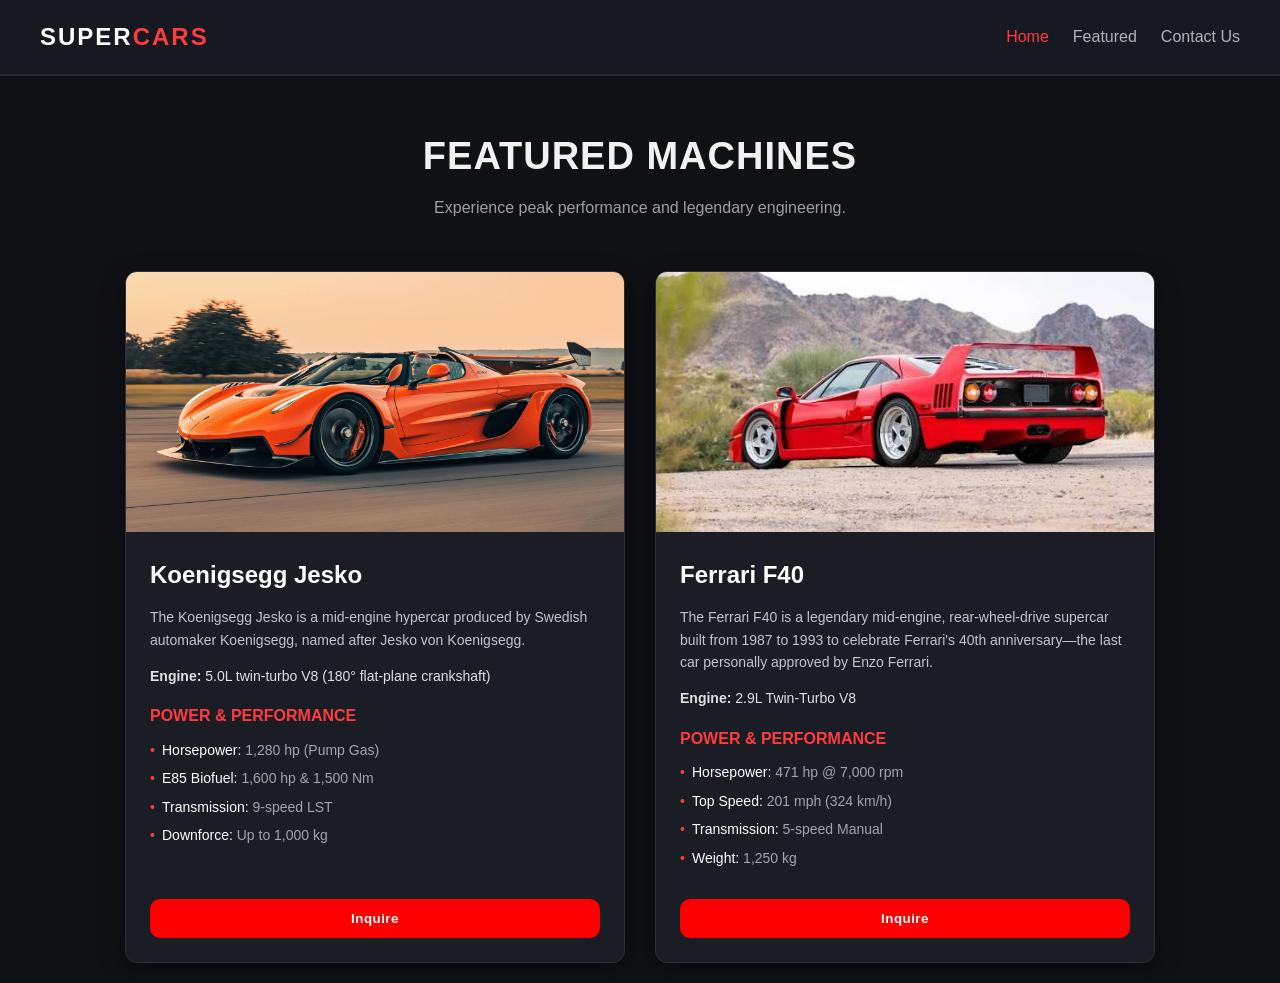
<file: index.html>
<!DOCTYPE html>
<html lang="en">
<head>
    <meta charset="UTF-8">
    <meta name="viewport" content="width=device-width, initial-scale=1.0">
    <title>Supercars | Featured Vehicles</title>
    <link rel="icon" type="image/png" sizes="16x16" href="./images/favicon-32x32.png">
    <link rel="stylesheet" href="stylesheets.css">
    <link href="https://fonts.googleapis.com/css2?family=Orbitron:wght@600;800&family=Inter:wght@300;400;600&display=swap" rel="stylesheet">
</head>
<body>

    <header class="navbar">
        <div class="logo">SUPER<span>CARS</span></div>
        <nav>
            <ul class="nav-links">
                <li><a href="Cars.html" class="active">Home</a></li>
                <li><a href="Featured.html">Featured</a></li>
                <li><a href="Contact Us.html">Contact Us</a></li>
            </ul>
        </nav>
    </header>

    <main>
        
        <section class="hero">
            <h1>Featured Machines</h1>
            <p>Experience peak performance and legendary engineering.</p>
        </section>

        
        <section id="featured" class="car-grid">

           
            <article class="car-card">
                <div class="card-image">
                    <img src="images/koenigsegg_Jesko.jpg" alt="Koenigsegg Jesko">
                </div>
                <div class="card-content">
                    <h2>Koenigsegg Jesko</h2>
                    <p class="description">
                        The Koenigsegg Jesko is a mid-engine hypercar produced by Swedish automaker Koenigsegg, named after Jesko von Koenigsegg.
                    </p>
                    <p class="engine-info"><strong>Engine:</strong> 5.0L twin-turbo V8 (180° flat-plane crankshaft)</p>
                    
                    <h3>Power & Performance</h3>
                    <ul class="specs-list">
                        <li><span>Horsepower:</span> 1,280 hp (Pump Gas)</li>
                        <li><span>E85 Biofuel:</span> 1,600 hp & 1,500 Nm</li>
                        <li><span>Transmission:</span> 9-speed LST</li>
                        <li><span>Downforce:</span> Up to 1,000 kg</li>
                    </ul>

                    <div class="card-footer">
                    <button>
                    <a  href="Contact Us.html" class="btn-inquire">Inquire</a>
                    </button>
                    </div>
                </div>
            </article>

       
            <article class="car-card">
                <div class="card-image">
                    <img src="./images/Ferrari f40 2.jpg" alt="Ferrari F40">
                </div>
                <div class="card-content">
                    <h2>Ferrari F40</h2>
                    <p class="description">
                        The Ferrari F40 is a legendary mid-engine, rear-wheel-drive supercar built from 1987 to 1993 to celebrate Ferrari's 40th anniversary—the last car personally approved by Enzo Ferrari.
                    </p>
                    <p class="engine-info"><strong>Engine:</strong> 2.9L Twin-Turbo V8</p>
                    
                    <h3>Power & Performance</h3>
                    <ul class="specs-list">
                        <li><span>Horsepower:</span> 471 hp @ 7,000 rpm</li>
                        <li><span>Top Speed:</span> 201 mph (324 km/h)</li>
                        <li><span>Transmission:</span> 5-speed Manual</li>
                        <li><span>Weight:</span> 1,250 kg</li>
                    </ul>

                    <div class="card-footer">
                        <button>
                            <a href="https://www.ferrari.com/en-EN/auto/f40" class="btn-inquire">Inquire</a>
                        </button>
                    </div>
                </div>
            </article>

        </section>
    </main>

</body>
</html>
</file>
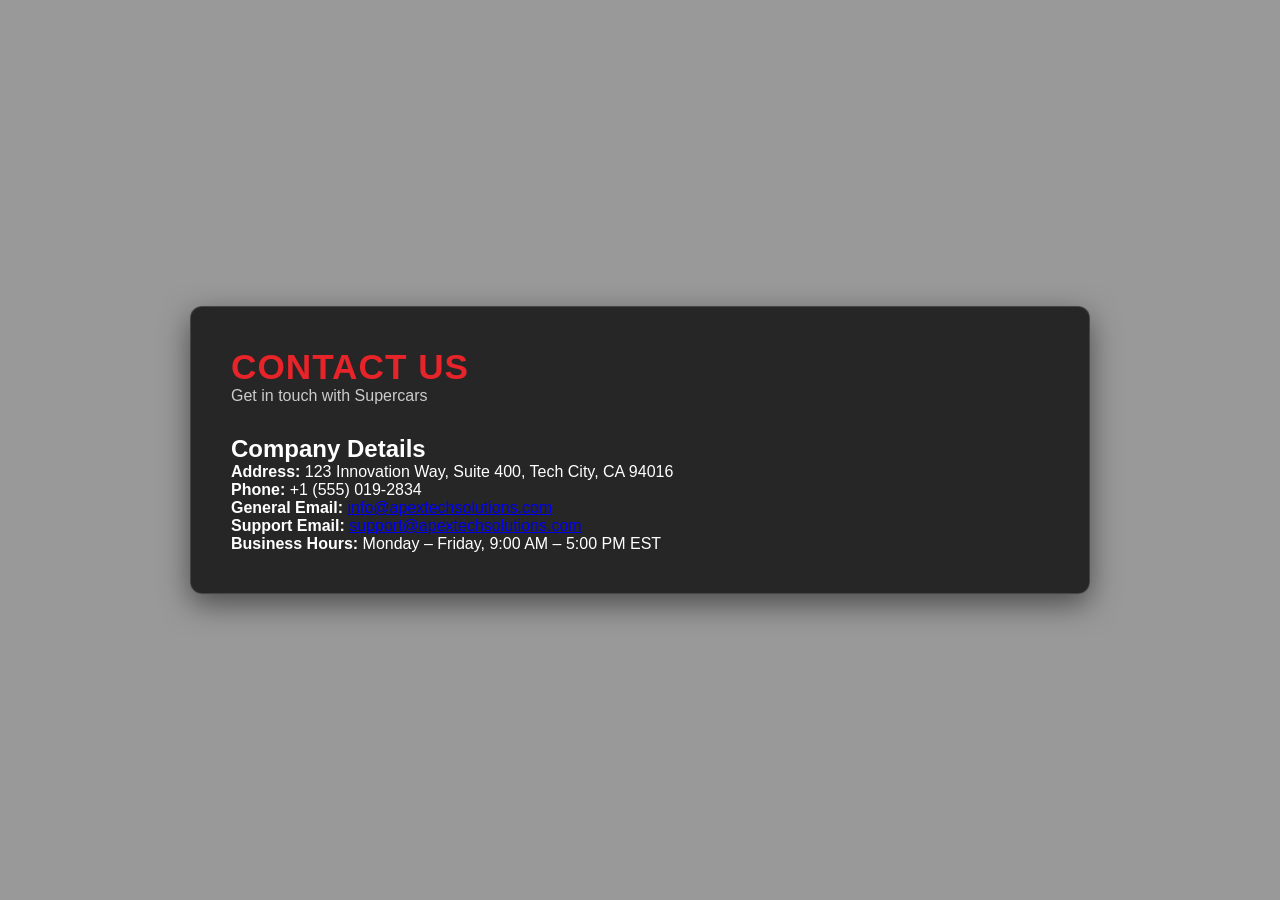
<file: Contact Us.html>
<!DOCTYPE html>
<html>
<head>
	<meta charset="UTF-8">
     <link rel="icon" type="image/png" sizes="16x16" href="./images/favicon-32x32.png">
	<title>Contract US</title>
	<style>

* {
    margin: 0;
    padding: 0;
    box-sizing: border-box;
}

body {
    font-family: 'Segoe UI', Tahoma, Geneva, Verdana, sans-serif;
    color: #ffffff;
    min-height: 100vh;
}


.overlay {
    background-color: rgba(0, 0, 0, 0.4);
    min-height: 100vh;
    display: flex;
    justify-content: center;
    align-items: center;
    padding: 20px;
}

.contact-card {
    background-color: rgba(18, 18, 18, 0.85); 
    backdrop-filter: blur(8px);
    border: 1px solid rgba(255, 255, 255, 0.15);
    border-radius: 12px;
    padding: 40px;
    max-width: 900px;
    width: 100%;
    box-shadow: 0 10px 30px rgba(0, 0, 0, 0.5);
}

.contact-card h1 {
    font-size: 2.2rem;
    color: #e62429; 
    text-transform: uppercase;
    letter-spacing: 1px;
}

.subheading {
    color: #cccccc;
    margin-bottom: 30px;
}



.submit-btn:hover {
    background-color: #b81b20;
}
	</style>
<body>

    <div class="overlay">
        <main class="contact-card">
            <h1>Contact Us</h1>
            <p class="subheading">Get in touch with Supercars</p>

            <div class="contact-grid">
                <div class="info-section">
                    <h2>Company Details</h2>
                    <p><strong>Address:</strong> 123 Innovation Way, Suite 400, Tech City, CA 94016</p>
                    <p><strong>Phone:</strong> +1 (555) 019-2834</p>
                    <p><strong>General Email:</strong> <a href="mailto:info@apextechsolutions.com">info@apextechsolutions.com</a></p>
                    <p><strong>Support Email:</strong> <a href="mailto:support@apextechsolutions.com">support@apextechsolutions.com</a></p>
                    <p><strong>Business Hours:</strong> Monday – Friday, 9:00 AM – 5:00 PM EST</p>
                </div>

</html>
</body>
</file>
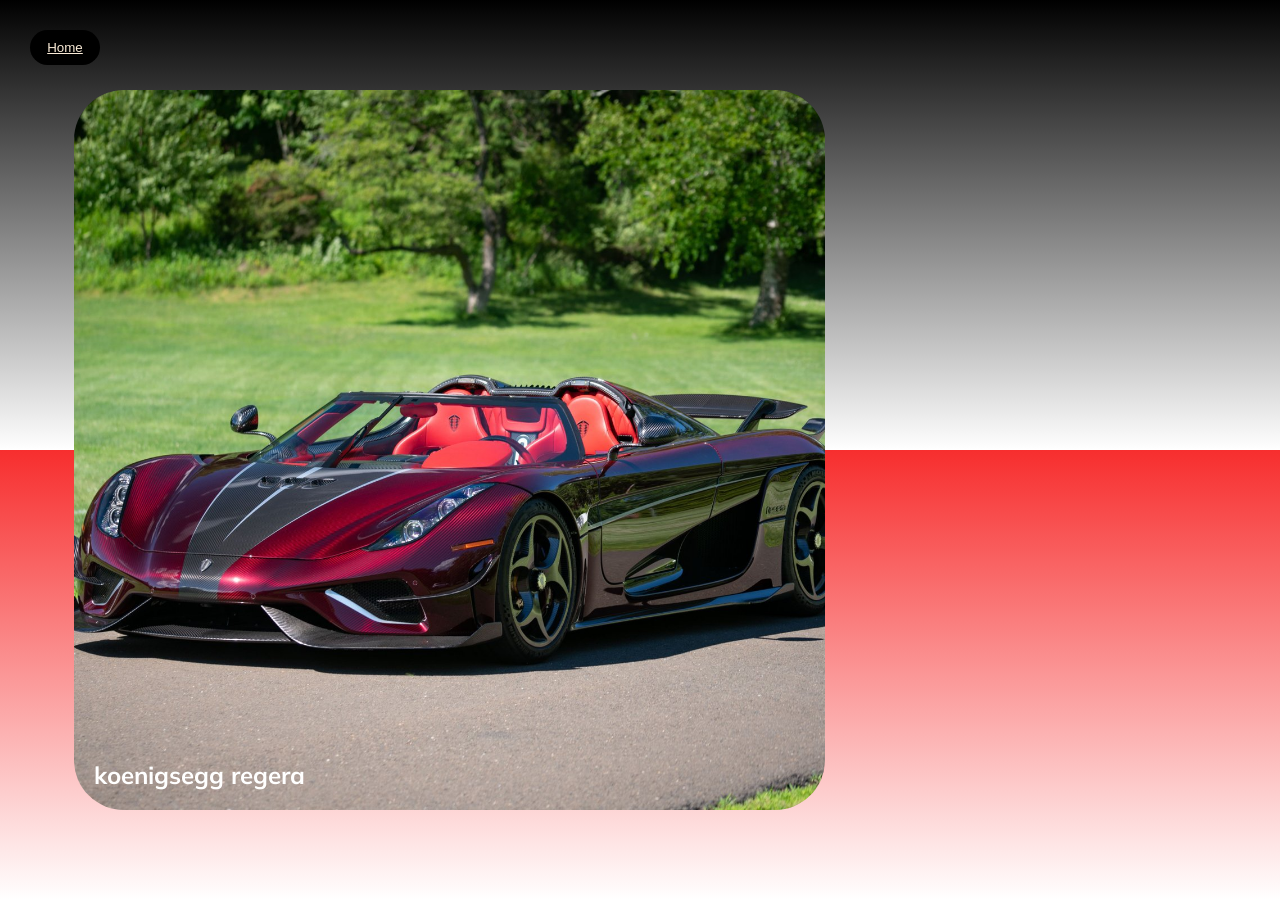
<file: Featured.html>
<!DOCTYPE html>
<html lang="en">
<head>
    <meta charset="UTF-8">
    <meta name="viewport" content="width=device-width, initial-scale=1.0">
     <link rel="icon" type="image/png" sizes="16x16" href="./images/favicon-32x32.png">
    <title>Featured</title>
    <style>
        @import url('https://fonts.googleapis.com/css?family=Muli&display=swap');

* {
    box-sizing: border-box;
    color: antiquewhite;
}

body {
    font-family: 'Muli', sans-serif;
    display: flex;
    align-items: center;
    justify-content: center;
    height: 100vh;
    overflow: hidden;
    margin: 0;
   background-image: linear-gradient(to bottom, #000 0%, #fff 50%, #f72e2e 50%, #fff 100%);
}

.container {
    display: flex;
    width: 90vw;
}

.panel {
    background-size: cover;
    background-position: center;
    background-repeat: no-repeat;
    height: 80vh;
    border-radius: 50px;
    color:cadetblue;
    cursor: pointer;
    flex: 0.5;
    margin: 10px;
    position: relative;
    transition: flex 0.7s ease-in;
    justify-content: center;
}    



.panel h3 {
    font-size: 24px;
    position: absolute;
    color: #ffff;
    bottom: 20px;
    left: 20px;
    margin: 0;
    opacity: 0;
    transition: opacity 0.3s ease-in 0.4s;
}

.panel.active {
    flex: 5;
}

.panel:hover {
    flex: 5;
}

.panel:hover h3 
.panel:active h3{
    opacity: 1;
    transition: opacity 0.3 ease-in 0.4s;
}


.panel.active h3 {
    opacity: 1;
    transition: opacity 0.3s ease-in 0.4s;
}

@media(max-width: 480px) {
    .contianer {
        width: 100vw;
    }
    .panel:nth-of-type(4),
    .panel:nth-of-type(5) {
        display: none;
    }
}

.home {
    background-color: black;
    color: black;
    border-radius: 30px;
    padding: 10px;
    outline: none;
    position: absolute;
    top: 30px;
    left: 30px;
    cursor: pointer;
    width: 50px;
    border: none;
    width: 70px;
    text-decoration: none;
}

    </style>
</head>
<body>
    <header>
        <nav>
        <button class="home">
            <a href="index.html">Home</a>
        </button>  
        </nav>
    </header>
       <div class="container">
        <div class="panel active" style="background-image: url('images/2019-koenigsegg-regera.jpg');">
            <h3>koenigsegg regera</h3>
        </div>

        <div class="panel" style="background-image: url('https://www.supercars.net/blog/wp-content/uploads/2020/10/wallpaperflare.com_wallpaper-2-3.jpg');">
            <h3>Pagani Zonda</h3>
        </div>

        <div class="panel" style="background-image: url('https://wallpaperaccess.com/full/564010.jpg');">
            <h3>Bugatti Veryon</h3>
        </div>

        <div class="panel" style="background-image: url('https://wallpaperaccess.com/full/2862523.jpg');">
            <h3>Lamborghini Aventador</h3>
        </div>

        <div class="panel" style="background-image: url('https://wallpaperaccess.com/full/1855044.jpg');">
            <h3>Ferrari F40</h3>
        </div>
    </div>

    <script>
       const panels = document.querySelectorAll('.panel')
panels.forEach((panel) => {
    panel.addEventListener('click', () => {
        removeActiveClasses()
        panel.classList.add('active')
    }) 
})

function removeActiveClasses() {
    panels.forEach(panel => {
        panel.classList.remove('active')
    })
} 



panels.forEach((panel) => {
    panel.addEventListener('click', () => {
        
        if (panel.classList.contains('active')) {
            panel.classList.remove('active'); 
        } else {
            removeActiveClasses(); 
            panel.classList.add('active');
        }
    }); 
});

function removeActiveClasses() {
    panels.forEach(panel => {
        panel.classList.remove('active');
    });
}


    </script>
</body>
</html>
</file>
<file: stylesheets.css>
* {
    box-sizing: border-box;
    margin: 0;
    padding: 0;
}

body {
    font-family: 'Roboto', sans-serif;
    background-color: #0f1115;
    color: #f1f1f1;
    line-height: 1.6;
}


.navbar {
    display: flex;
    justify-content: space-between;
    align-items: center;
    background-color: #161920;
    padding: 18px 40px;
    border-bottom: 2px solid #252a34;
    position: sticky;
    top: 0;
    z-index: 100;
}

.logo {
    font-size: 24px;
    font-weight: 900;
    letter-spacing: 2px;
    color: #ffffff;
}

.logo span {
    color: #ff3b3f;
}

.nav-links {
    display: flex;
    list-style: none;
    gap: 24px;
}

.nav-links a {
    color: #b0b3b8;
    text-decoration: none;
    font-weight: 500;
    transition: color 0.3s ease;
}

.nav-links a:hover,
.nav-links a.active {
    color: #ff3b3f;
}


.hero {
    text-align: center;
    padding: 50px 20px 30px;
}

.hero h1 {
    font-size: 38px;
    font-weight: 900;
    text-transform: uppercase;
    letter-spacing: 1px;
    margin-bottom: 8px;
}

.hero p {
    color: #9aa0a6;
    font-size: 16px;
}

.car-grid {
    display: flex;
    flex-wrap: wrap;
    justify-content: center;
    gap: 30px;
    max-width: 1200px;
    margin: 0 auto;
    padding: 20px;
}


.car-card {
    background-color: #1a1d24;
    border: 1px solid #2a2e39;
    border-radius: 12px;
    overflow: hidden;
    width: 100%;
    max-width: 500px;
    display: flex;
    flex-direction: column;
    box-shadow: 0 8px 24px rgba(0, 0, 0, 0.4);
    transition: transform 0.3s ease, box-shadow 0.3s ease;
}

.car-card:hover {
    transform: translateY(-6px);
    box-shadow: 0 12px 32px rgba(255, 59, 63, 0.15);
}

.card-image {
    width: 100%;
    height: 260px;
    overflow: hidden;
    background-color: #000;
}

.card-image img {
    width: 100%;
    height: 100%;
    object-fit: cover;
    display: block;
    transition: transform 0.4s ease;
}

.car-card:hover .card-image img {
    transform: scale(1.05);
}

.card-content {
    padding: 24px;
    display: flex;
    flex-direction: column;
    flex-grow: 1;
}

.card-content h2 {
    font-size: 24px;
    font-weight: 700;
    margin-bottom: 12px;
    color: #ffffff;
}

.description {
    color: #c2c5cc;
    font-size: 14px;
    margin-bottom: 14px;
}

.engine-info {
    font-size: 14px;
    margin-bottom: 16px;
    color: #e0e0e0;
}

.card-content h3 {
    font-size: 16px;
    font-weight: 700;
    margin-bottom: 10px;
    text-transform: uppercase;
    color: #ff3b3f;
}

.specs-list {
    list-style: none;
    margin-bottom: 24px;
}

.specs-list li {
    font-size: 14px;
    color: #a0a5b0;
    margin-bottom: 6px;
    padding-left: 12px;
    position: relative;
}

.specs-list li::before {
    content: "•";
    color: #ff3b3f;
    position: absolute;
    left: 0;
}

.specs-list li span {
    color: #ffffff;
    font-weight: 500;
}

.card-footer {
    margin-top: auto;
}

.btn-inquire {
    display: block;
    text-align: center;
    background-color: red;
    color: #ffffff;
    text-decoration: none;
    padding: 12px 20px;
    border-radius: 10px;
    font-weight: 700;
    letter-spacing: 0.5px;
    transition: background-color 0.3s ease;
    border: none;
    outline: none;
}

.btn-inquire:hover {
    background-color: black;
    border: none;
    outline: none;
}

.card-footer button {
    background: none;
    border: none;
    padding: 0;
    width: 100%;
}
</file>
